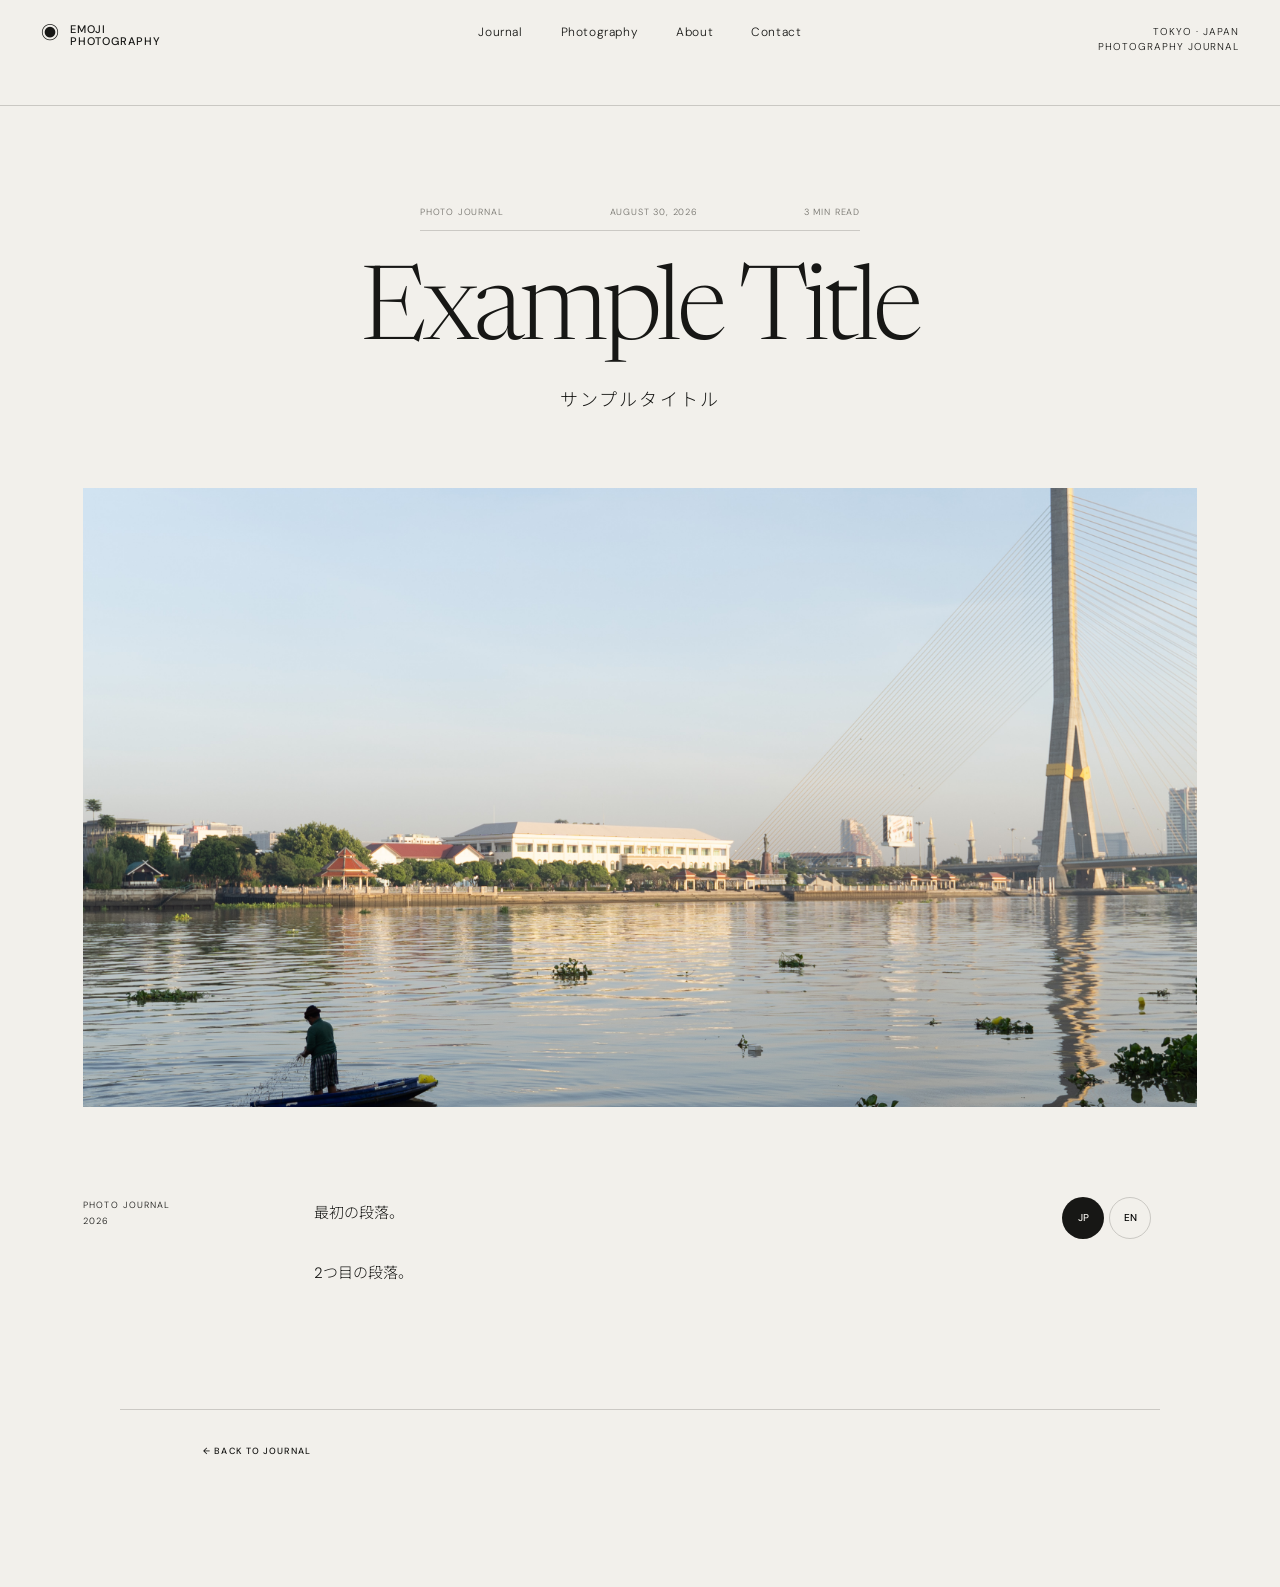
<file: journal/example-post.html>
<!doctype html>
<!-- Scheduled post: example-post -->
<html lang="ja"><head><meta charset="UTF-8"><meta name="viewport" content="width=device-width, initial-scale=1.0"><meta name="description" content="短い日本語要約。"><title>Example Title — Emoji Photography</title><link rel="preconnect" href="https://fonts.googleapis.com"><link rel="preconnect" href="https://fonts.gstatic.com" crossorigin><link href="https://fonts.googleapis.com/css2?family=DM+Sans:wght@300;400;500&family=Noto+Sans+JP:wght@300;400;500&family=Newsreader:ital,opsz,wght@0,6..72,300;1,6..72,300&display=swap" rel="stylesheet"><link rel="stylesheet" href="../styles.css"><script src="../script.js" defer></script></head>
<body class="interior-page"><header class="site-header"><a class="brand" href="../index.html"><span class="brand-mark" aria-hidden="true">◉</span><span>Emoji<br>Photography</span></a><button class="menu-toggle" type="button" aria-expanded="false" aria-controls="site-nav"><span>Menu</span><i></i><i></i></button><nav id="site-nav" class="site-nav" aria-label="Main navigation"><a href="index.html">Journal</a><a href="../index.html#gallery">Photography</a><a href="../index.html#about">About</a><a href="mailto:hello@emojiphotography.jp">Contact</a></nav><p class="issue">Tokyo · Japan<br>Photography Journal</p></header>
<main class="article-page" data-language="ja"><header class="article-masthead"><div class="story-meta"><span>Photo Journal</span><time datetime="2026-08-30">August 30, 2026</time><span>3 min read</span></div><h1>Example Title<span lang="ja">サンプルタイトル</span></h1></header><figure class="article-cover image-wrap"><img src="../_DSC0498.JPG" alt="Example Title"></figure>
<div class="article-layout"><aside class="article-aside"><p>Photo Journal<br>2026</p></aside><article class="article-body"><div class="article-body-ja" lang="ja"><p>最初の段落。</p><p>2つ目の段落。</p></div><div class="article-body-en" lang="en"><p>First paragraph.</p><p>Second paragraph.</p></div></article><div class="language-switcher" data-language-switcher aria-label="Article language"><button type="button" data-language="ja" aria-pressed="true">JP</button><button type="button" data-language="en" aria-pressed="false">EN</button></div></div>
<nav class="article-nav" aria-label="Article navigation"><a class="back" href="index.html">← Back to journal</a></nav></main></body></html>
</file>
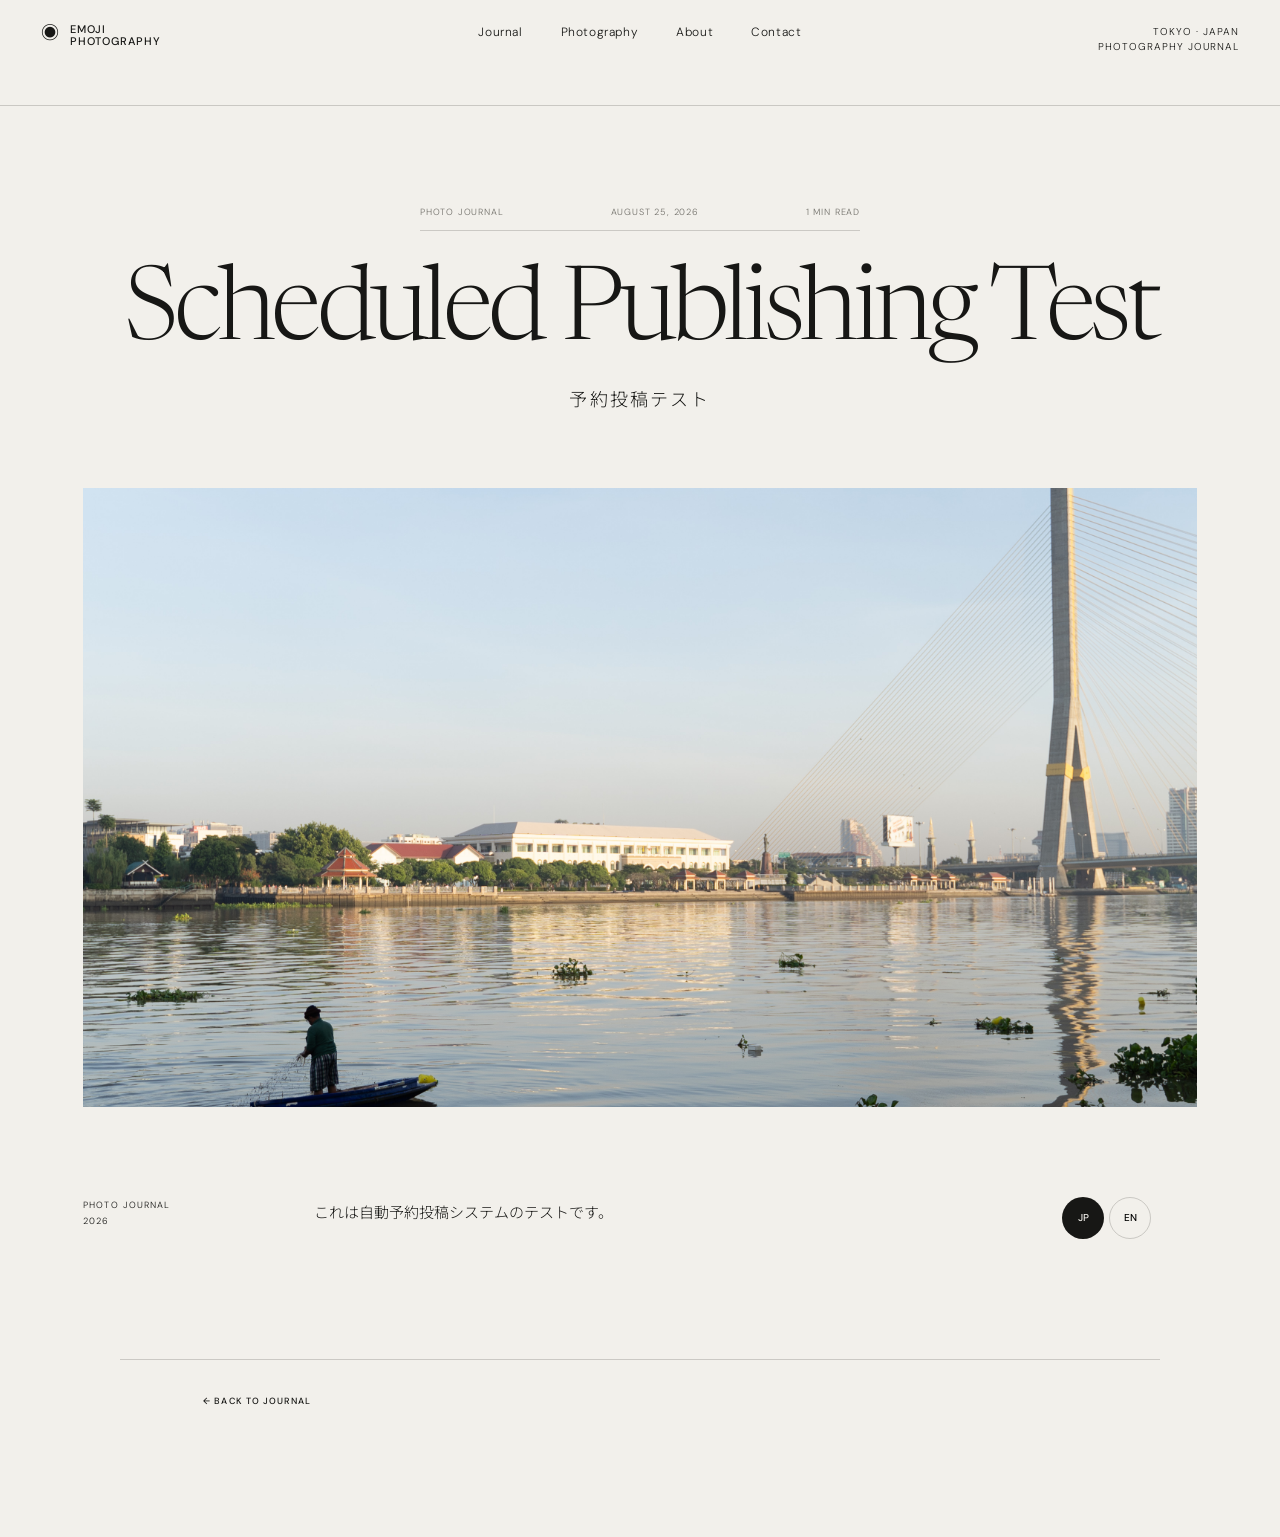
<file: journal/scheduled-publishing-test.html>
<!doctype html>
<!-- Scheduled post: scheduled-publishing-test -->
<html lang="ja"><head><meta charset="UTF-8"><meta name="viewport" content="width=device-width, initial-scale=1.0"><meta name="description" content="自動予約投稿システムのテストです。"><title>Scheduled Publishing Test — Emoji Photography</title><link rel="preconnect" href="https://fonts.googleapis.com"><link rel="preconnect" href="https://fonts.gstatic.com" crossorigin><link href="https://fonts.googleapis.com/css2?family=DM+Sans:wght@300;400;500&family=Noto+Sans+JP:wght@300;400;500&family=Newsreader:ital,opsz,wght@0,6..72,300;1,6..72,300&display=swap" rel="stylesheet"><link rel="stylesheet" href="../styles.css"><script src="../script.js" defer></script></head>
<body class="interior-page"><header class="site-header"><a class="brand" href="../index.html"><span class="brand-mark" aria-hidden="true">◉</span><span>Emoji<br>Photography</span></a><button class="menu-toggle" type="button" aria-expanded="false" aria-controls="site-nav"><span>Menu</span><i></i><i></i></button><nav id="site-nav" class="site-nav" aria-label="Main navigation"><a href="index.html">Journal</a><a href="../index.html#gallery">Photography</a><a href="../index.html#about">About</a><a href="mailto:hello@emojiphotography.jp">Contact</a></nav><p class="issue">Tokyo · Japan<br>Photography Journal</p></header>
<main class="article-page" data-language="ja"><header class="article-masthead"><div class="story-meta"><span>Photo Journal</span><time datetime="2026-08-25">August 25, 2026</time><span>1 min read</span></div><h1>Scheduled Publishing Test<span lang="ja">予約投稿テスト</span></h1></header><figure class="article-cover image-wrap"><img src="../_DSC0498.JPG" alt="Scheduled Publishing Test"></figure>
<div class="article-layout"><aside class="article-aside"><p>Photo Journal<br>2026</p></aside><article class="article-body"><div class="article-body-ja" lang="ja"><p>これは自動予約投稿システムのテストです。</p></div><div class="article-body-en" lang="en"><p>This is a test of the automatic scheduled publishing system.</p></div></article><div class="language-switcher" data-language-switcher aria-label="Article language"><button type="button" data-language="ja" aria-pressed="true">JP</button><button type="button" data-language="en" aria-pressed="false">EN</button></div></div>
<nav class="article-nav" aria-label="Article navigation"><a class="back" href="index.html">← Back to journal</a></nav></main></body></html>
</file>
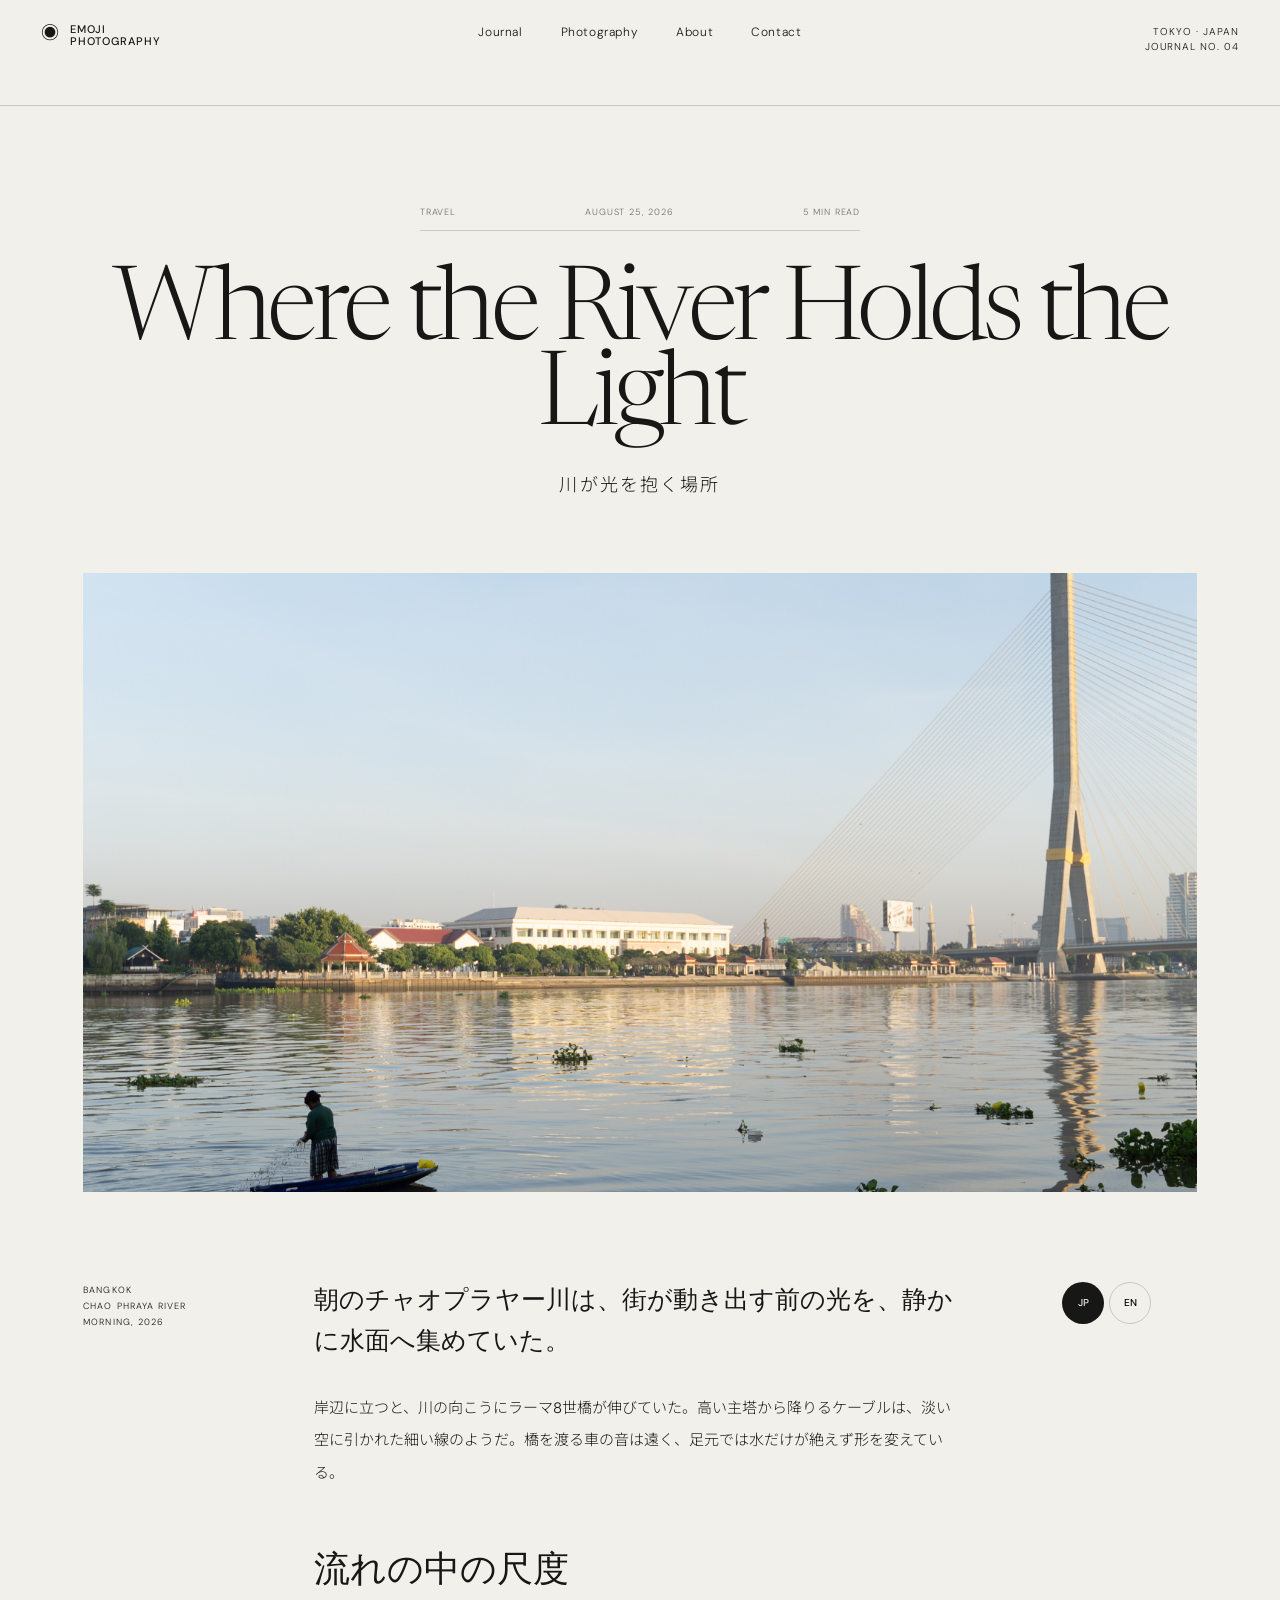
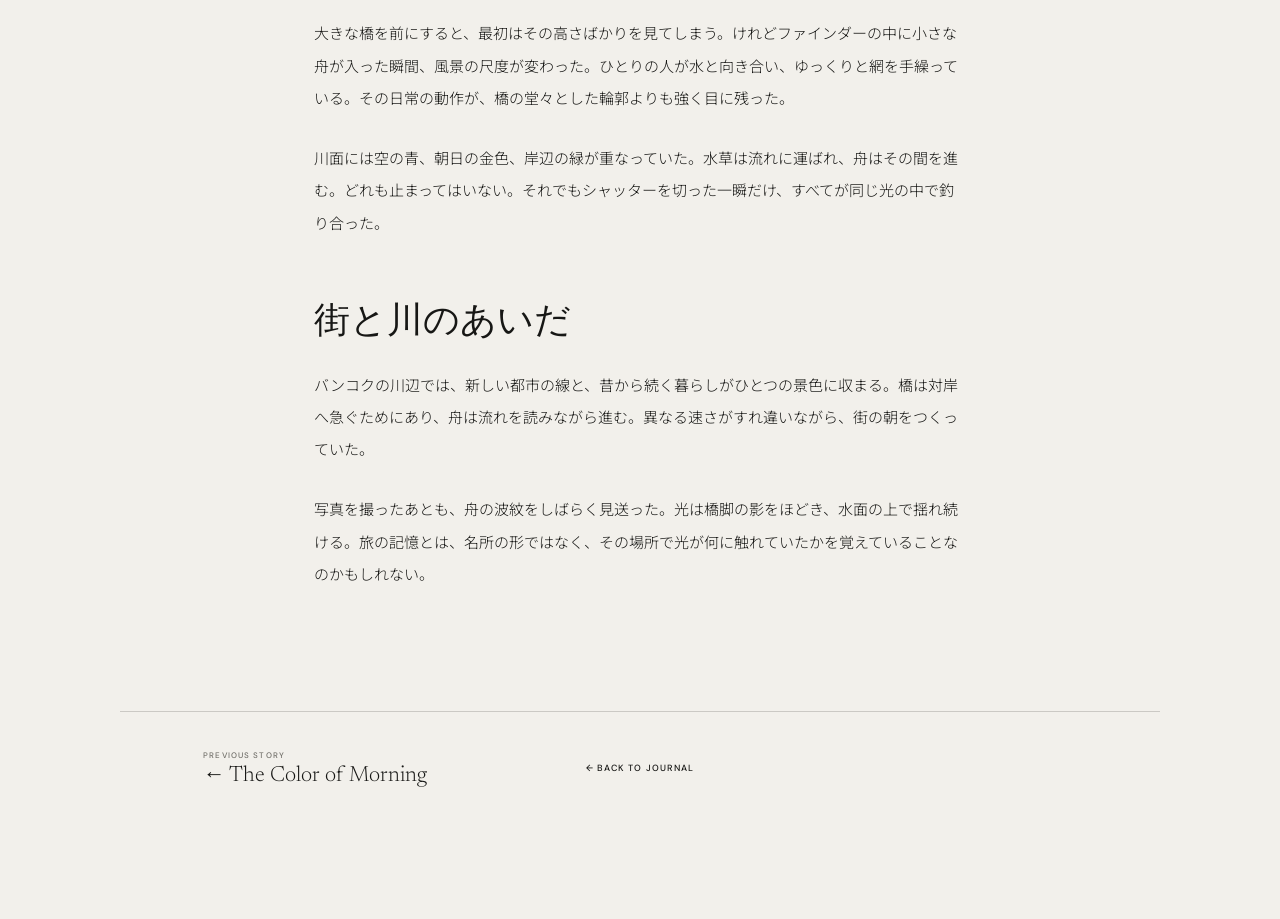
<file: journal/where-the-river-holds-the-light.html>
<!doctype html>
<html lang="ja"><head><meta charset="UTF-8"><meta name="viewport" content="width=device-width, initial-scale=1.0"><meta name="description" content="川が光を抱く場所 — Emoji Photography Journal"><title>Where the River Holds the Light — Emoji Photography</title><link rel="preconnect" href="https://fonts.googleapis.com"><link rel="preconnect" href="https://fonts.gstatic.com" crossorigin><link href="https://fonts.googleapis.com/css2?family=DM+Sans:wght@300;400;500&family=Noto+Sans+JP:wght@300;400;500&family=Newsreader:ital,opsz,wght@0,6..72,300;1,6..72,300&display=swap" rel="stylesheet"><link rel="stylesheet" href="../styles.css"><script src="../script.js" defer></script></head>
<body class="interior-page"><header class="site-header"><a class="brand" href="../index.html"><span class="brand-mark" aria-hidden="true">◉</span><span>Emoji<br>Photography</span></a><button class="menu-toggle" type="button" aria-expanded="false" aria-controls="site-nav"><span>Menu</span><i></i><i></i></button><nav id="site-nav" class="site-nav" aria-label="Main navigation"><a href="index.html">Journal</a><a href="../index.html#gallery">Photography</a><a href="../index.html#about">About</a><a href="mailto:hello@emojiphotography.jp">Contact</a></nav><p class="issue">Tokyo · Japan<br>Journal No. 04</p></header>
<main class="article-page" data-language="ja"><header class="article-masthead"><div class="story-meta"><span>Travel</span><time datetime="2026-08-25">August 25, 2026</time><span>5 min read</span></div><h1>Where the River Holds the Light<span lang="ja">川が光を抱く場所</span></h1></header><figure class="article-cover image-wrap"><img src="../_DSC0498.JPG" alt="A small boat crossing the Chao Phraya River beneath Rama VIII Bridge in morning light"></figure>
<div class="article-layout"><aside class="article-aside"><p>Bangkok<br>Chao Phraya River<br>Morning, 2026</p></aside><article class="article-body"><div class="article-body-ja" lang="ja"><p class="lead">朝のチャオプラヤー川は、街が動き出す前の光を、静かに水面へ集めていた。</p><p>岸辺に立つと、川の向こうにラーマ8世橋が伸びていた。高い主塔から降りるケーブルは、淡い空に引かれた細い線のようだ。橋を渡る車の音は遠く、足元では水だけが絶えず形を変えている。</p><h2>流れの中の尺度</h2><p>大きな橋を前にすると、最初はその高さばかりを見てしまう。けれどファインダーの中に小さな舟が入った瞬間、風景の尺度が変わった。ひとりの人が水と向き合い、ゆっくりと網を手繰っている。その日常の動作が、橋の堂々とした輪郭よりも強く目に残った。</p><p>川面には空の青、朝日の金色、岸辺の緑が重なっていた。水草は流れに運ばれ、舟はその間を進む。どれも止まってはいない。それでもシャッターを切った一瞬だけ、すべてが同じ光の中で釣り合った。</p><h2>街と川のあいだ</h2><p>バンコクの川辺では、新しい都市の線と、昔から続く暮らしがひとつの景色に収まる。橋は対岸へ急ぐためにあり、舟は流れを読みながら進む。異なる速さがすれ違いながら、街の朝をつくっていた。</p><p>写真を撮ったあとも、舟の波紋をしばらく見送った。光は橋脚の影をほどき、水面の上で揺れ続ける。旅の記憶とは、名所の形ではなく、その場所で光が何に触れていたかを覚えていることなのかもしれない。</p></div><div class="article-body-en" lang="en"><p class="lead">On the Chao Phraya, the river quietly gathered the morning light before the city began to move.</p><p>From the bank, Rama VIII Bridge reached across the water. Its cables descended from the tall pylon like fine lines drawn against the pale sky. Traffic sounded distant; below me, only the river kept changing shape.</p><h2>A measure within the current</h2><p>Before a bridge of this scale, it is easy to notice only its height. Then a small boat entered the frame and changed the measure of the scene. One person stood facing the water, slowly drawing in a net. That everyday gesture held my attention more firmly than the bridge's monumental outline.</p><p>Sky blue, morning gold, and the green of the bank overlapped on the surface. Water plants drifted with the current while the boat moved between them. Nothing was still. Yet for the instant of the shutter, everything found a balance inside the same light.</p><h2>Between city and river</h2><p>Along Bangkok's river, the lines of a modern city and the habits of an older life share one view. The bridge is built for hurrying to the opposite bank; the boat advances by reading the current. Their different speeds passed one another and made the morning.</p><p>After taking the photograph, I watched the boat's wake for a while. Light loosened the shadow of the pier and continued to tremble across the water. Perhaps what travel leaves us is not the shape of a landmark, but the memory of what the light touched there.</p></div></article><div class="language-switcher" data-language-switcher aria-label="Article language"><button type="button" data-language="ja" aria-pressed="true">JP</button><button type="button" data-language="en" aria-pressed="false">EN</button></div></div>
<nav class="article-nav" aria-label="Article navigation"><a href="the-color-of-morning.html"><span>Previous story</span>← The Color of Morning</a><a class="back" href="index.html">← Back to journal</a><span></span></nav></main></body></html>
</file>
<file: styles.css>
:root{--paper:#f2f0eb;--ink:#171715;--muted:#716f69;--dark:#1d211d;--line:rgba(23,23,21,.18);--serif:"Newsreader",serif;--sans:"DM Sans","Noto Sans JP",sans-serif}
*{box-sizing:border-box}html{scroll-behavior:smooth}body{margin:0;background:var(--paper);color:var(--ink);font-family:var(--sans);font-size:14px;font-weight:300}a{color:inherit;text-decoration:none}img{display:block;width:100%;height:100%;object-fit:cover}figure,p,h1,h2,h3{margin:0}.image-wrap{overflow:hidden}.image-wrap img{transition:transform .8s cubic-bezier(.2,.7,.2,1)}a:hover .image-wrap img,.image-wrap:hover img{transform:scale(1.025)}
.site-header{height:106px;padding:24px 3.2vw;display:grid;grid-template-columns:1fr auto 1fr;align-items:start;position:absolute;z-index:10;width:100%;color:#fff}.brand{display:inline-flex;gap:10px;align-items:flex-start;text-transform:uppercase;font-size:11px;line-height:1.05;letter-spacing:.08em;font-weight:500}.brand-mark{font-size:18px;line-height:1}.site-nav{display:flex;gap:38px;font-size:12px;letter-spacing:.05em}.site-nav a{position:relative}.site-nav a:after{content:"";position:absolute;left:0;right:100%;bottom:-5px;height:1px;background:currentColor;transition:right .3s}.site-nav a:hover:after{right:0}.issue{text-align:right;justify-self:end;font-size:10px;line-height:1.5;letter-spacing:.1em;text-transform:uppercase}.menu-toggle{display:none}
.hero{height:max(720px,100vh);position:relative;background:#252723;color:#fff}.hero-image{position:absolute;inset:0}.hero-image:after{content:"";position:absolute;inset:0;background:linear-gradient(90deg,rgba(10,12,9,.58),rgba(10,12,9,.1) 65%),linear-gradient(0deg,rgba(0,0,0,.28),transparent 40%)}.hero-copy{position:absolute;z-index:2;left:9.5vw;top:50%;transform:translateY(-44%)}.eyebrow{text-transform:uppercase;letter-spacing:.17em;font-size:10px;font-weight:500}.hero h1,.section-heading h2,.about h2{font:300 clamp(64px,9.5vw,152px)/.78 var(--serif);letter-spacing:-.045em;margin:42px 0 48px}.hero h1 em,.section-heading h2 em,.about h2 em{font-weight:300}.hero-jp{font-size:13px;line-height:2;letter-spacing:.12em}.hero figcaption{position:absolute;z-index:2;right:3.2vw;bottom:34px;display:flex;gap:25px;font-size:10px;text-transform:uppercase;letter-spacing:.12em}.scroll-note{position:absolute;z-index:2;left:3.2vw;bottom:34px;text-transform:uppercase;font-size:9px;letter-spacing:.14em}.scroll-note span{margin-left:18px}
.section{padding:130px 6.5vw}.section-heading{display:flex;justify-content:space-between;align-items:flex-end;margin-bottom:80px}.section-heading h2{font-size:clamp(54px,7vw,104px);line-height:.82;margin:28px 0 0}.section-heading>p{font-size:12px;line-height:2;letter-spacing:.12em;margin-bottom:4px}.article-grid{display:grid;grid-template-columns:1.35fr .8fr .8fr;gap:2.4vw;align-items:start}.story-feature .image-wrap{aspect-ratio:1.42}.story .portrait{aspect-ratio:.78}.story-meta{display:flex;justify-content:space-between;margin:15px 0 19px;padding-bottom:12px;border-bottom:1px solid var(--line);color:var(--muted);font-size:9px;letter-spacing:.09em;text-transform:uppercase}.story h3{font:300 27px/1.05 var(--serif)}.story h3 span{font:300 11px/2 var(--sans);letter-spacing:.1em}.story> a>p{color:var(--muted);max-width:420px;line-height:1.7;margin-top:17px;font-size:12px}.text-link{display:flex;width:max-content;gap:50px;padding:14px 0 8px;margin-top:65px;border-bottom:1px solid var(--ink);font-size:11px;text-transform:uppercase;letter-spacing:.12em}
.gallery{background:var(--dark);color:#e8e7e1;padding-bottom:145px}.gallery-grid{display:grid;grid-template-columns:.72fr .95fr .65fr;grid-template-rows:170px auto auto;gap:3vw 6vw}.gallery figure figcaption{font-size:9px;text-transform:uppercase;letter-spacing:.13em;margin-top:12px}.gallery-a{grid-column:1;grid-row:2;aspect-ratio:.78}.gallery-b{grid-column:2;grid-row:1/3;aspect-ratio:.7}.gallery-c{grid-column:3;grid-row:2/4;aspect-ratio:.74}.gallery-note{grid-column:1;grid-row:3;align-self:end;font:300 21px/1.4 var(--serif);padding-top:65px}.gallery-note span{font:300 10px/2 var(--sans);letter-spacing:.1em}.light-link{border-color:#e8e7e1;margin-left:auto}
.about{position:relative;display:grid;grid-template-columns:.15fr 1.15fr .7fr;gap:4vw;padding-top:160px;padding-bottom:170px}.about-number{font:italic 28px var(--serif)}.about h2{font-size:clamp(46px,6vw,88px);line-height:.9;margin:45px 0 65px}.about-text{display:grid;grid-template-columns:1fr 1fr;gap:3vw;max-width:720px}.about-text p{font-size:12px;line-height:2}.about-image{aspect-ratio:.73;align-self:center}.about-image figcaption{font-size:9px;text-transform:uppercase;letter-spacing:.1em;margin-top:12px}
footer{background:#d9d6cf;min-height:280px;padding:60px 3.2vw 35px;display:grid;grid-template-columns:1fr 1fr 1fr;grid-template-rows:1fr auto;font-size:10px;line-height:1.7;letter-spacing:.08em;text-transform:uppercase}.footer-brand{font-size:12px}.social{display:flex;gap:25px;justify-self:end}.copyright{grid-column:1/-1;border-top:1px solid var(--line);padding-top:17px;display:flex;justify-content:space-between}.copyright span{text-transform:none}
.reveal{opacity:0;transform:translateY(25px);transition:opacity .8s ease,transform .8s ease}.reveal.visible{opacity:1;transform:none}
@media(max-width:760px){.site-header{height:80px;padding:20px;grid-template-columns:1fr auto}.issue{display:none}.menu-toggle{display:block;border:0;background:none;color:inherit;text-transform:uppercase;font:500 9px var(--sans);letter-spacing:.12em;padding:0 0 8px 28px;position:relative}.menu-toggle i{position:absolute;width:18px;height:1px;background:currentColor;right:0;bottom:3px}.menu-toggle i:last-child{bottom:0}.site-nav{position:fixed;inset:0;background:var(--paper);color:var(--ink);display:flex;flex-direction:column;justify-content:center;align-items:center;gap:32px;font:300 42px var(--serif);transform:translateY(-100%);transition:transform .5s;z-index:-1}.site-nav.open{transform:none}.hero{height:100svh;min-height:650px}.hero-copy{left:20px;right:20px;top:49%}.hero h1{font-size:19vw;line-height:.81;margin:30px 0 38px}.hero-jp{font-size:11px}.hero figcaption{right:20px;bottom:22px}.scroll-note{display:none}.section{padding:90px 20px}.section-heading{display:block;margin-bottom:50px}.section-heading h2{font-size:16vw}.section-heading>p{margin-top:30px}.article-grid{grid-template-columns:1fr;gap:60px}.story-feature .image-wrap,.story .portrait{aspect-ratio:1.05}.story h3{font-size:29px}.gallery{padding-bottom:100px}.gallery-grid{display:block}.gallery figure{margin-bottom:60px}.gallery-a,.gallery-b,.gallery-c{aspect-ratio:.78}.gallery-note{padding:0;margin:20px 0 70px}.light-link{margin-left:0}.about{display:block;padding-top:95px;padding-bottom:100px}.about-number{margin-bottom:60px}.about h2{font-size:14vw}.about-text{grid-template-columns:1fr;gap:25px}.about-image{margin-top:80px;aspect-ratio:.85}footer{padding:50px 20px 25px;grid-template-columns:1fr 1fr;gap:40px;min-height:350px}.social{justify-self:start;flex-direction:column;gap:5px}.copyright{display:block}.copyright span{display:block;margin-top:8px}}
@media(prefers-reduced-motion:reduce){html{scroll-behavior:auto}.image-wrap img,.reveal{transition:none}.reveal{opacity:1;transform:none}}

/* Journal index and article pages */
.interior-page .site-header{position:relative;color:var(--ink);border-bottom:1px solid var(--line)}
.journal-index{padding-top:95px}.journal-intro{max-width:1180px;margin:0 auto 100px;padding:0 6.5vw}.journal-intro h1{font:300 clamp(70px,10vw,150px)/.8 var(--serif);letter-spacing:-.05em;margin:42px 0}.journal-intro h1 em{font-weight:300}.journal-intro>p:last-child{margin-left:auto;max-width:370px;font-size:12px;line-height:2;letter-spacing:.08em}.journal-list{max-width:1180px;margin:auto;padding:0 6.5vw 140px}.journal-row{display:grid;grid-template-columns:1.15fr 1fr;gap:7vw;padding:55px 0;border-top:1px solid var(--line);align-items:center}.journal-row:last-child{border-bottom:1px solid var(--line)}.journal-row .image-wrap{aspect-ratio:1.42}.journal-row:nth-child(even) .image-wrap{order:2}.journal-row h2{font:300 clamp(38px,5vw,66px)/.94 var(--serif);margin:28px 0 22px}.journal-row h2 span{display:block;font:300 12px/2 var(--sans);letter-spacing:.1em;margin-top:12px}.journal-row p{color:var(--muted);font-size:12px;line-height:1.8;max-width:430px}.journal-row .story-meta{max-width:430px}
.article-page{padding-bottom:130px}.article-masthead{padding:100px 6.5vw 70px;text-align:center}.article-masthead .story-meta{max-width:440px;margin:0 auto 42px}.article-masthead h1{font:300 clamp(60px,8vw,118px)/.83 var(--serif);letter-spacing:-.045em}.article-masthead h1 span{display:block;font:300 clamp(13px,1.5vw,18px)/2 var(--sans);letter-spacing:.12em;margin-top:24px}.article-cover{width:87%;max-width:1400px;aspect-ratio:1.8;margin:0 auto}.article-layout{display:grid;grid-template-columns:180px minmax(0,680px) 180px;justify-content:center;gap:4vw;padding:90px 6.5vw 0}.article-aside{font-size:9px;line-height:1.8;letter-spacing:.12em;text-transform:uppercase}.article-aside p{position:sticky;top:40px}.language-switcher{display:flex;gap:5px;justify-content:center;position:sticky;top:35px}.language-switcher button{width:42px;height:42px;border:1px solid var(--line);border-radius:50%;background:transparent;font:500 10px var(--sans);cursor:pointer}.language-switcher button[aria-pressed="true"]{background:var(--ink);color:var(--paper)}.article-body{font-size:15px;line-height:2.15}.article-body h2{font:300 36px/1.1 var(--serif);margin:65px 0 25px}.article-body p+p{margin-top:28px}.article-body .lead{font:300 25px/1.65 var(--serif)}.article-body-en{display:none}.article-page[data-language="en"] .article-body-ja{display:none}.article-page[data-language="en"] .article-body-en{display:block}.article-nav{max-width:1040px;margin:120px auto 0;padding:35px 6.5vw 0;border-top:1px solid var(--line);display:grid;grid-template-columns:1fr auto 1fr;align-items:center}.article-nav a{font:300 22px/1.2 var(--serif)}.article-nav a span{display:block;font:500 8px/2 var(--sans);letter-spacing:.14em;text-transform:uppercase;color:var(--muted)}.article-nav .next{text-align:right}.article-nav .back{font:500 9px var(--sans);letter-spacing:.12em;text-transform:uppercase}
@media(max-width:760px){.interior-page .site-header{position:relative}.journal-index{padding-top:60px}.journal-intro{padding:0 20px;margin-bottom:70px}.journal-intro h1{font-size:19vw}.journal-intro>p:last-child{margin-top:45px}.journal-list{padding:0 20px 90px}.journal-row{display:block;padding:40px 0 55px}.journal-row:nth-child(even) .image-wrap{order:initial}.journal-row .image-wrap{aspect-ratio:1.05}.journal-row h2{font-size:12vw}.article-masthead{padding:70px 20px 45px}.article-masthead h1{font-size:16vw}.article-cover{width:100%;aspect-ratio:1.1}.article-layout{display:flex;flex-direction:column;padding:45px 20px 0}.article-aside{display:none}.language-switcher{position:relative;top:auto;order:-1;align-self:flex-start;margin-bottom:25px}.article-body{font-size:14px;line-height:2}.article-body .lead{font-size:23px}.article-nav{margin-top:80px;padding:30px 20px 0;grid-template-columns:1fr 1fr;gap:35px}.article-nav .back{grid-column:1/-1;grid-row:1;text-align:center}.article-nav a{font-size:18px}}
</file>
